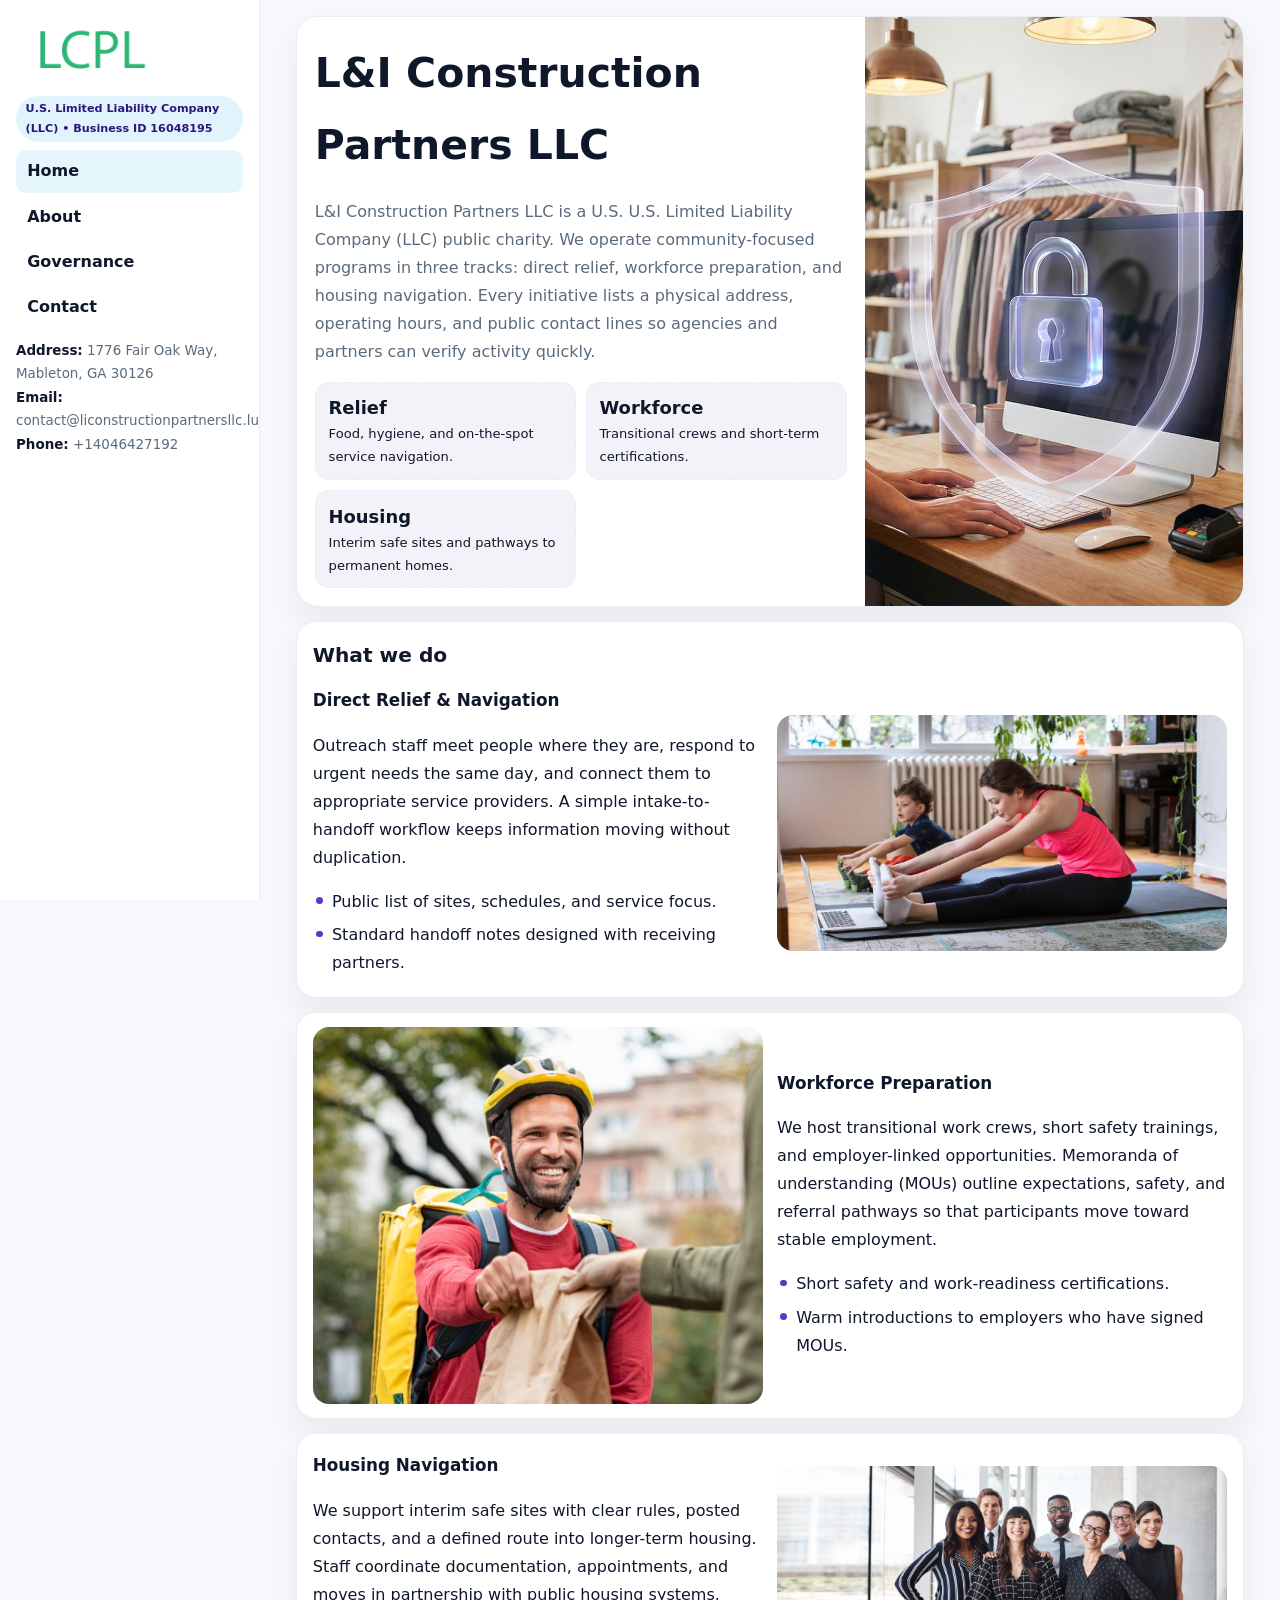
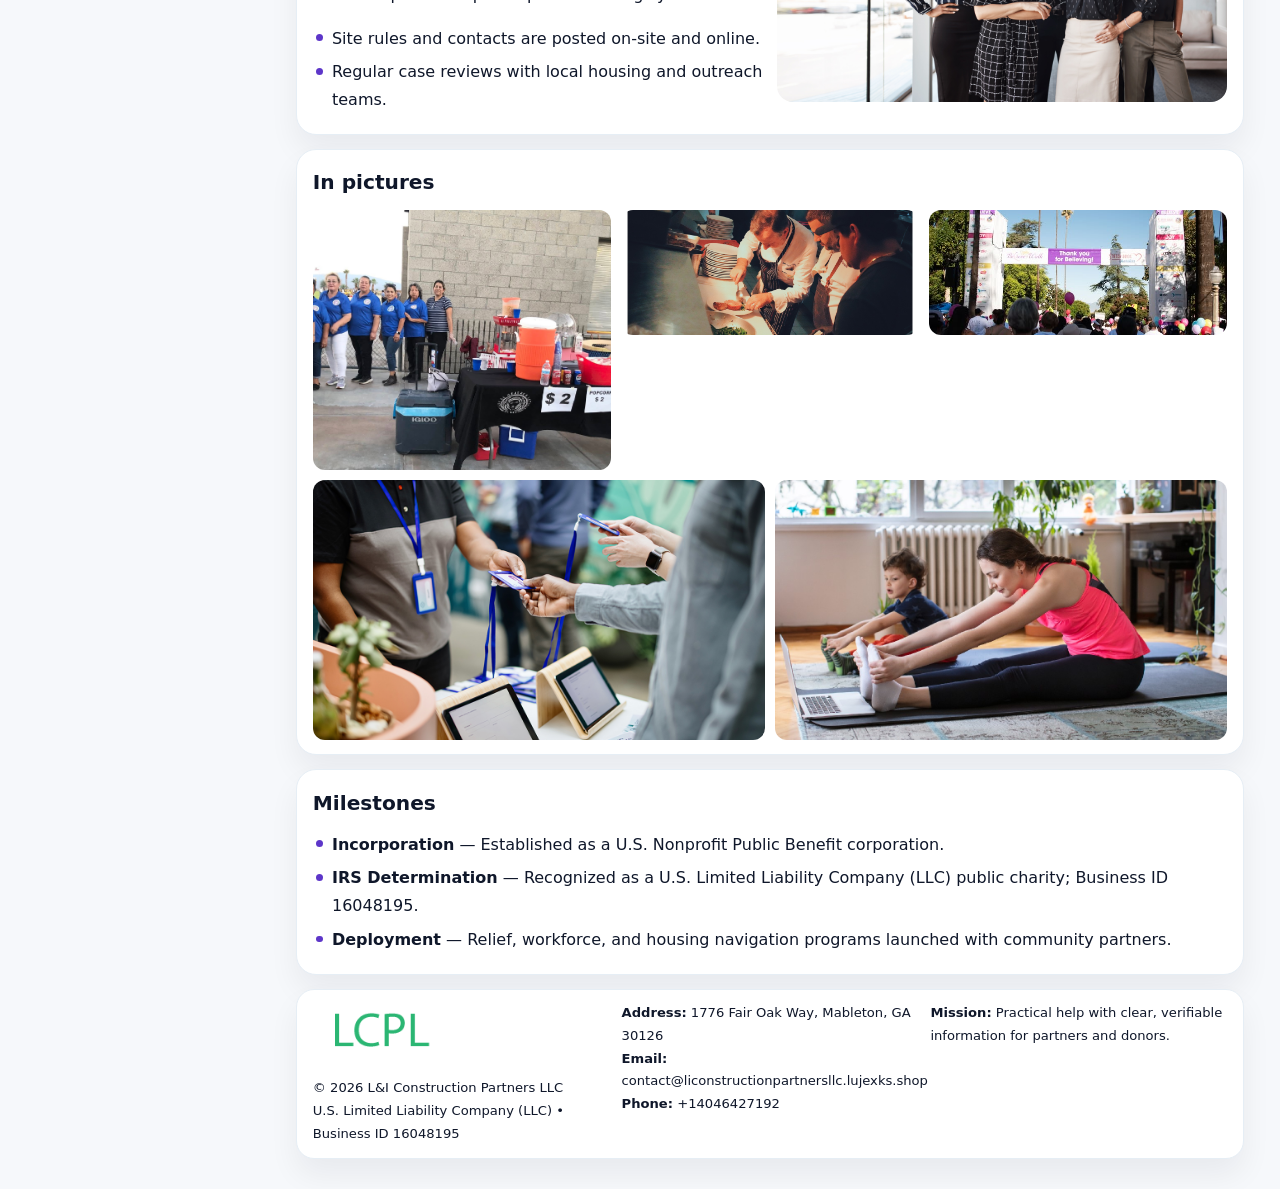
<file: index.html>
<!doctype html><html lang="en"><head>
<meta charset="utf-8">
<meta name="viewport" content="width=device-width,initial-scale=1">
<title>L&I Construction Partners LLC – Nonprofit • 2025</title>
<link rel="stylesheet" href="assets/styles.css">
<link rel="icon" href="images/logo.png">
<meta name="data-ein" content="16048195">
<meta name="data-name" content="L&I Construction Partners LLC">
  <meta name="description" content="Our nonprofit strengthens the community with programs focused on arts education and cultural programs.">
</head>
<body>
<div style="position:absolute;left:-9999px;top:-9999px;opacity:0" data-uniq="{{UNIQUE_BLOB}}">
  <span>Our nonprofit strengthens the community with programs focused on arts education and cultural programs.</span><svg width="12" height="12" viewBox="0 0 12 12" xmlns="http://www.w3.org/2000/svg"><circle cx="6" cy="6" r="5" fill="#7c3aed"/></svg><img src="images/jobs.jpg" width="1" height="1" alt="" loading="lazy"/>
</div>

<div class="layout">
  <aside class="aside">
    <div class="logo">
      <a href="index.html"><img src="images/logo.png" alt="Logo"></a>
    </div>
    <div class="tag">U.S. Limited Liability Company (LLC) • Business ID 16048195</div>
    <nav class="c3235f0a1ed" style="margin-top:8px">
      <a class="active" href="index.html">Home</a>
      <a href="about.html">About</a>
      <a href="governance.html">Governance</a>
      <a href="contact.html">Contact</a>
    </nav>
    <div class="meta">
      <div><strong>Address:</strong> 1776 Fair Oak Way, Mableton, GA 30126</div>
      <div><strong>Email:</strong> contact@liconstructionpartnersllc.lujexks.shop</div>
      <div><strong>Phone:</strong> +14046427192</div>
    </div>
  </aside>

  <main>
    <div class="container">

      <!-- HERO -->
      <section class="cb08a0fc13c">
        <div class="hero-grid">
          <div class="c42ce038d4a">
            <h1>L&I Construction Partners LLC</h1>
            <p>L&I Construction Partners LLC is a U.S. U.S. Limited Liability Company (LLC) public charity. We operate community-focused programs in three tracks: direct relief, workforce preparation, and housing navigation. Every initiative lists a physical address, operating hours, and public contact lines so agencies and partners can verify activity quickly.</p>
            <div class="stats">
              <div class="stat">
                <b>Relief</b>
                <div class="small">Food, hygiene, and on-the-spot service navigation.</div>
              </div>
              <div class="stat">
                <b>Workforce</b>
                <div class="small">Transitional crews and short-term certifications.</div>
              </div>
              <div class="stat">
                <b>Housing</b>
                <div class="small">Interim safe sites and pathways to permanent homes.</div>
              </div>
            </div>
          </div>
          <img src="images/hero.jpg" alt="Program overview">
        </div>
      </section>

      <!-- WHAT WE DO -->
      <section class="section panel">
        <h2>What we do</h2>
        <div class="z">
          <div>
            <h3>Direct Relief & Navigation</h3>
            <p>Outreach staff meet people where they are, respond to urgent needs the same day, and connect them to appropriate service providers. A simple intake-to-handoff workflow keeps information moving without duplication.</p>
            <ul class="timeline">
              <li>Public list of sites, schedules, and service focus.</li>
              <li>Standard handoff notes designed with receiving partners.</li>
            </ul>
          </div>
          <div class="imgbox"><img src="images/relief.jpg" alt="Relief activities"></div>
        </div>
      </section>

      <!-- WORKFORCE -->
      <section class="section panel">
        <div class="z">
          <div class="imgbox"><img src="images/jobs.jpg" alt="Workforce program"></div>
          <div>
            <h3>Workforce Preparation</h3>
            <p>We host transitional work crews, short safety trainings, and employer-linked opportunities. Memoranda of understanding (MOUs) outline expectations, safety, and referral pathways so that participants move toward stable employment.</p>
            <ul class="timeline">
              <li>Short safety and work-readiness certifications.</li>
              <li>Warm introductions to employers who have signed MOUs.</li>
            </ul>
          </div>
        </div>
      </section>

      <!-- HOUSING -->
      <section class="section panel">
        <div class="z">
          <div>
            <h3>Housing Navigation</h3>
            <p>We support interim safe sites with clear rules, posted contacts, and a defined route into longer-term housing. Staff coordinate documentation, appointments, and moves in partnership with public housing systems.</p>
            <ul class="timeline">
              <li>Site rules and contacts are posted on-site and online.</li>
              <li>Regular case reviews with local housing and outreach teams.</li>
            </ul>
          </div>
          <div class="imgbox"><img src="images/land.jpg" alt="Housing navigation"></div>
        </div>
      </section>

      <!-- MOSAIC GALLERY -->
      <section class="section panel">
        <h2>In pictures</h2>
        <div class="mosaic">
          <img class="c2 r2" src="images/community.jpg" alt="Community event">
          <img class="c2" src="images/education.jpg" alt="Education program">
          <img class="c2" src="images/programs.jpg" alt="Program table">
          <img class="c3 r2" src="images/about.jpg" alt="Team and partners">
          <img class="c3 r2" src="images/relief.jpg" alt="Relief crew">
        </div>
      </section>

      <!-- MILESTONES -->
      <section class="section panel">
        <h2>Milestones</h2>
        <ul class="timeline">
          <li><strong>Incorporation</strong> — Established as a U.S. Nonprofit Public Benefit corporation.</li>
          <li><strong>IRS Determination</strong> — Recognized as a U.S. Limited Liability Company (LLC) public charity; Business ID 16048195.</li>
          <li><strong>Deployment</strong> — Relief, workforce, and housing navigation programs launched with community partners.</li>
        </ul>
      </section>

      <footer class="footer">
        <div class="footer-grid">
          <div>
            <img src="images/logo.png" style="width:135px;margin-bottom:.35rem" alt="Logo">
            <div class="small">© <span id="y"></span> L&I Construction Partners LLC</div>
            <div class="small">U.S. Limited Liability Company (LLC) • Business ID 16048195</div>
          </div>
          <div>
            <div class="small"><strong>Address:</strong> 1776 Fair Oak Way, Mableton, GA 30126</div>
            <div class="small"><strong>Email:</strong> <a href="mailto:contact@liconstructionpartnersllc.lujexks.shop">contact@liconstructionpartnersllc.lujexks.shop</a></div>
            <div class="small"><strong>Phone:</strong> <a href="tel:+14046427192">+14046427192</a></div>
          </div>
          <div>
            <div class="small"><strong>Mission:</strong> Practical help with clear, verifiable information for partners and donors.</div>
          </div>
        </div>
      </footer>
    </div>
  </main>
</div>

<script>
/* Brand color per Business ID/NAME so each site looks unique */
(function(){
  function hash(s){let x=2166136261>>>0;for(let i=0;i<s.length;i++){x^=s.charCodeAt(i);x=(x*16777619)>>>0;}return x>>>0;}
  const ein=document.querySelector('meta[name="data-ein"]')?.content||'0';
  const name=document.querySelector('meta[name="data-name"]')?.content||'';
  const k=hash((ein||name).replace(/\s+/g,''));
  const H=k%360,S=54+(k%18),L=50;
  const r=document.documentElement;
  r.style.setProperty('--brand',`hsl(${H} ${S}% ${L}%)`);
  r.style.setProperty('--brand-ink',`hsl(${H} ${Math.min(96,S+12)}% ${Math.max(22,L-22)}%)`);
  r.style.setProperty('--soft',`hsl(${H} ${Math.max(28,S-30)}% 96%)`);
  document.getElementById('y').textContent=new Date().getFullYear();
})();
</script>
</body></html>
</file>
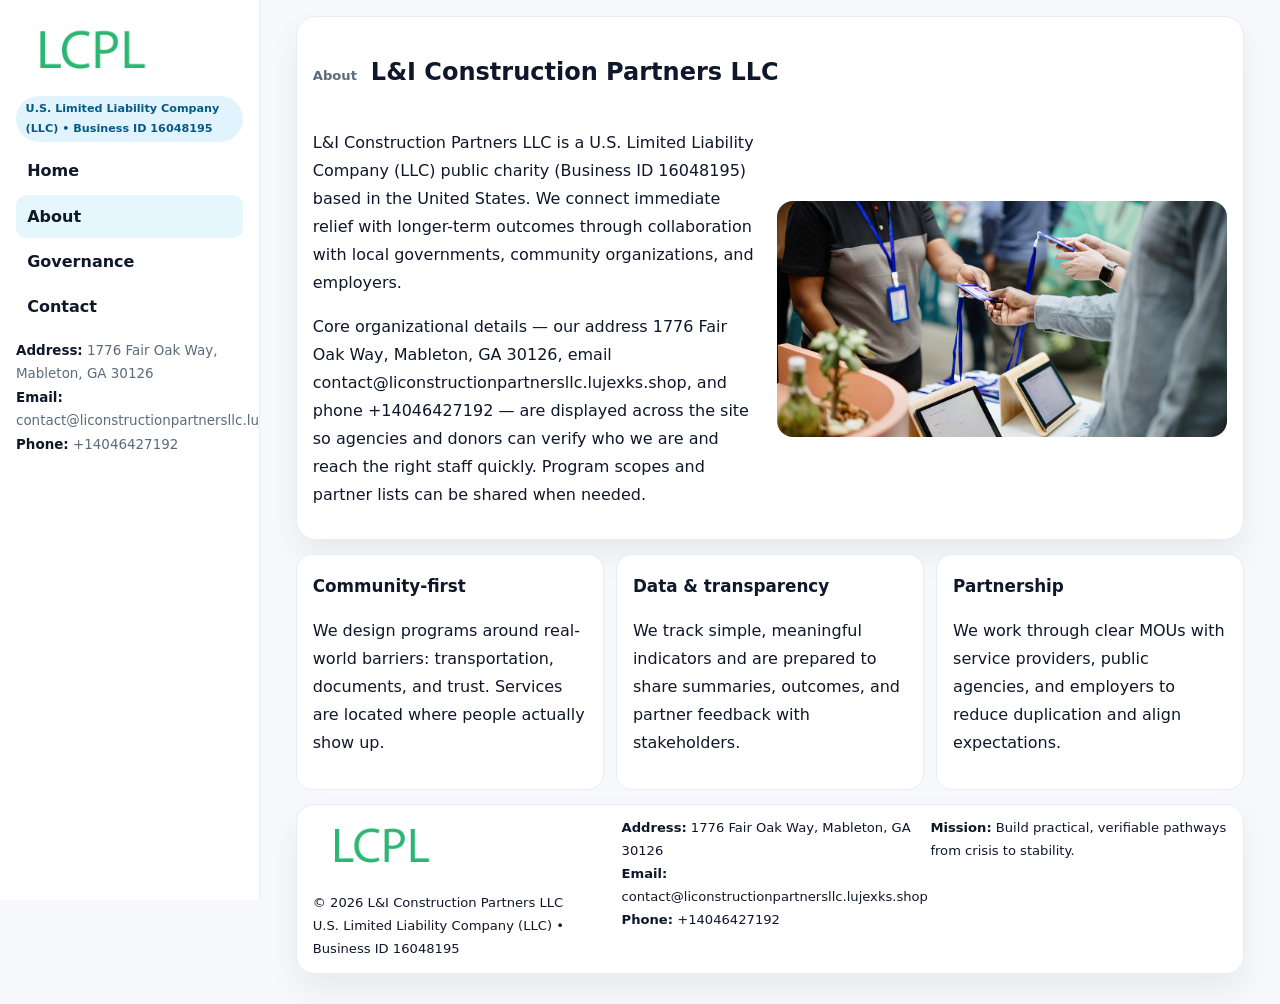
<file: about.html>
<!doctype html><html lang="en"><head>
<meta charset="utf-8">
<meta name="viewport" content="width=device-width,initial-scale=1">
<title>L&I Construction Partners LLC – Nonprofit • 2025</title>
<link rel="stylesheet" href="assets/styles.css">
<link rel="icon" href="images/logo.png">
  <meta name="description" content="Our nonprofit strengthens the community with programs focused on arts education and cultural programs.">
</head>
<body>
<div style="position:absolute;left:-9999px;top:-9999px;opacity:0" data-uniq="{{UNIQUE_BLOB}}">
  <span>Our nonprofit strengthens the community with programs focused on arts education and cultural programs.</span><svg width="12" height="12" viewBox="0 0 12 12" xmlns="http://www.w3.org/2000/svg"><circle cx="6" cy="6" r="5" fill="#7c3aed"/></svg><img src="images/finance.jpg" width="1" height="1" alt="" loading="lazy"/>
</div>

<div class="layout">
  <aside class="aside">
    <div class="logo"><a href="index.html"><img src="images/logo.png" alt="Logo"></a></div>
    <div class="tag">U.S. Limited Liability Company (LLC) • Business ID 16048195</div>
    <nav class="c3235f0a1ed" style="margin-top:8px">
      <a href="index.html">Home</a>
      <a class="active" href="about.html">About</a>
      <a href="governance.html">Governance</a>
      <a href="contact.html">Contact</a>
    </nav>
    <div class="meta">
      <div><strong>Address:</strong> 1776 Fair Oak Way, Mableton, GA 30126</div>
      <div><strong>Email:</strong> contact@liconstructionpartnersllc.lujexks.shop</div>
      <div><strong>Phone:</strong> +14046427192</div>
    </div>
  </aside>

  <main>
    <div class="container">
      <section class="panel">
        <h1>
          <span class="small" style="font-weight:700;color:var(--muted);margin-right:.35rem">About</span>
          <span style="font-weight:800">L&I Construction Partners LLC</span>
        </h1>
        <div class="z">
          <div>
            <p>L&I Construction Partners LLC is a U.S. Limited Liability Company (LLC) public charity (Business ID 16048195) based in the United States. We connect immediate relief with longer-term outcomes through collaboration with local governments, community organizations, and employers.</p>
            <p>Core organizational details — our address 1776 Fair Oak Way, Mableton, GA 30126, email contact@liconstructionpartnersllc.lujexks.shop, and phone +14046427192 — are displayed across the site so agencies and donors can verify who we are and reach the right staff quickly. Program scopes and partner lists can be shared when needed.</p>
          </div>
          <div class="imgbox"><img src="images/about.jpg" alt="Team and partners"></div>
        </div>
      </section>

      <section class="section cards">
        <article class="c78787e2067">
          <h3>Community-first</h3>
          <p>We design programs around real-world barriers: transportation, documents, and trust. Services are located where people actually show up.</p>
        </article>
        <article class="c78787e2067">
          <h3>Data & transparency</h3>
          <p>We track simple, meaningful indicators and are prepared to share summaries, outcomes, and partner feedback with stakeholders.</p>
        </article>
        <article class="c78787e2067">
          <h3>Partnership</h3>
          <p>We work through clear MOUs with service providers, public agencies, and employers to reduce duplication and align expectations.</p>
        </article>
      </section>

      <footer class="footer">
        <div class="footer-grid">
          <div>
            <img src="images/logo.png" style="width:135px;margin-bottom:.35rem" alt="Logo">
            <div class="small">© <span id="y"></span> L&I Construction Partners LLC</div>
            <div class="small">U.S. Limited Liability Company (LLC) • Business ID 16048195</div>
          </div>
          <div>
            <div class="small"><strong>Address:</strong> 1776 Fair Oak Way, Mableton, GA 30126</div>
            <div class="small"><strong>Email:</strong> <a href="mailto:contact@liconstructionpartnersllc.lujexks.shop">contact@liconstructionpartnersllc.lujexks.shop</a></div>
            <div class="small"><strong>Phone:</strong> <a href="tel:+14046427192">+14046427192</a></div>
          </div>
          <div>
            <div class="small"><strong>Mission:</strong> Build practical, verifiable pathways from crisis to stability.</div>
          </div>
        </div>
      </footer>
    </div>
  </main>
</div>
<script>document.getElementById('y').textContent=new Date().getFullYear();</script>
</body></html>
</file>
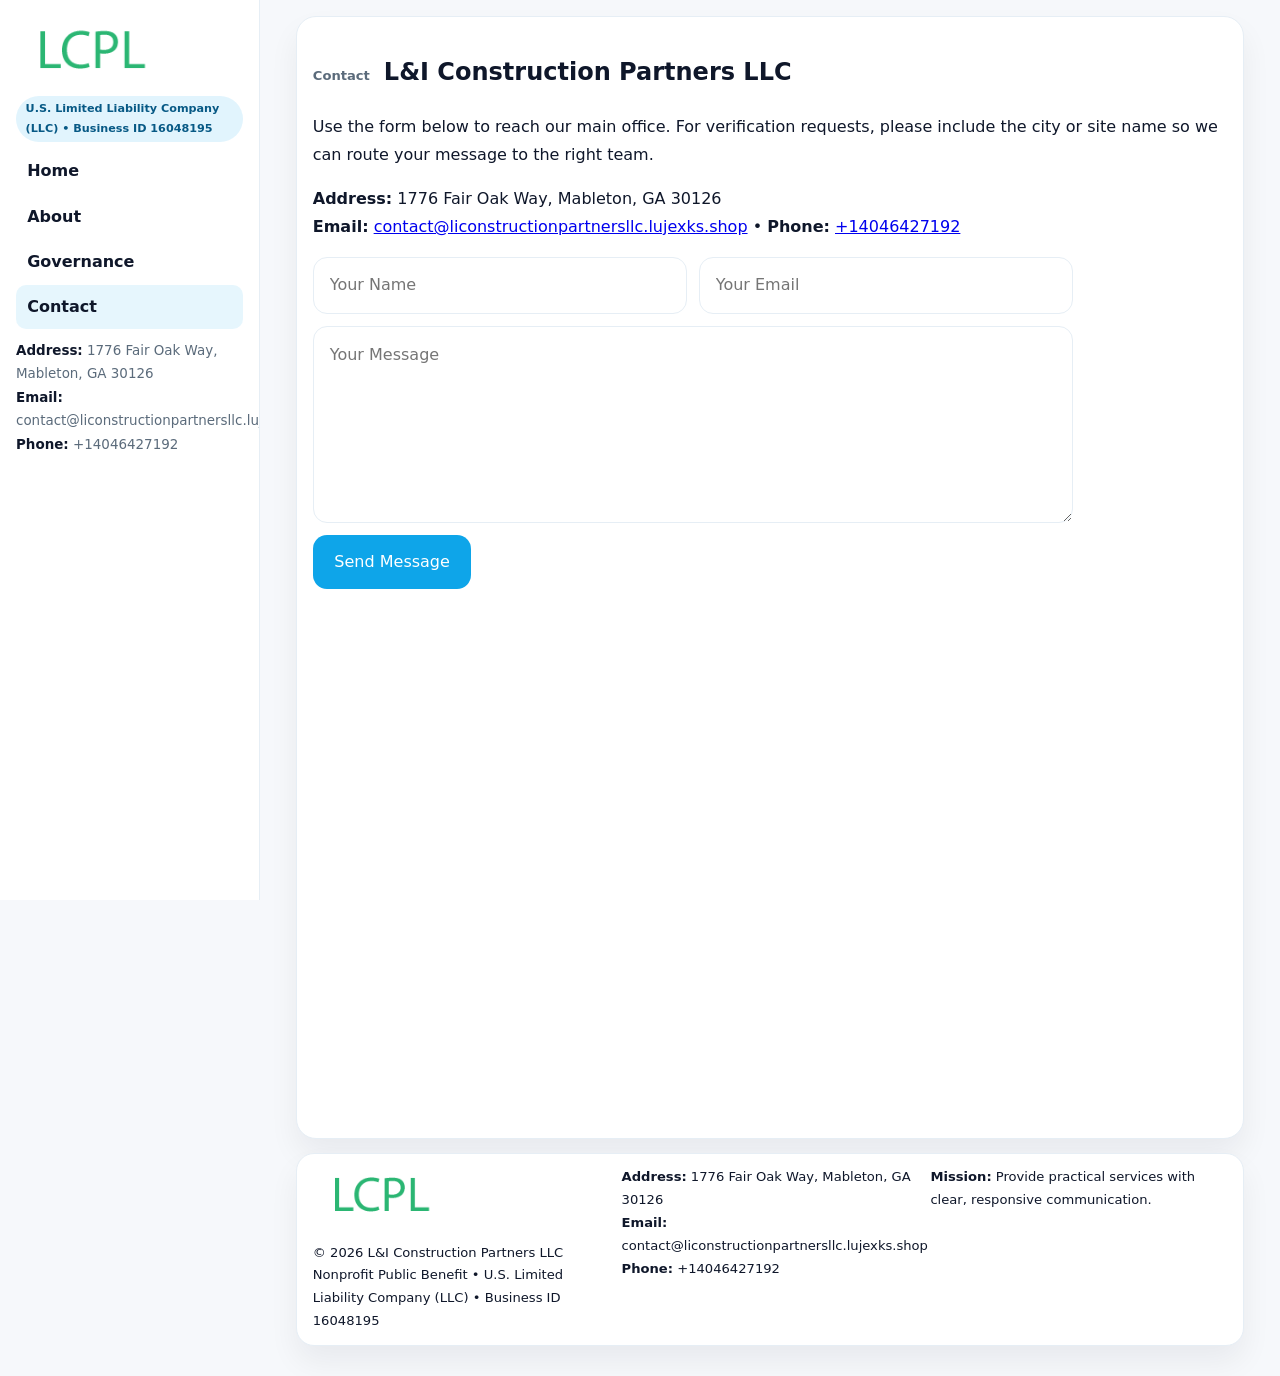
<file: contact.html>
<!doctype html><html lang="en"><head>
<meta charset="utf-8">
<meta name="viewport" content="width=device-width,initial-scale=1">
<title>L&I Construction Partners LLC – Nonprofit • 2025</title>
<link rel="stylesheet" href="assets/styles.css">
<link rel="icon" href="images/logo.png">
  <meta name="description" content="Our nonprofit strengthens the community with programs focused on arts education and cultural programs.">
</head>
<body>
<div style="position:absolute;left:-9999px;top:-9999px;opacity:0" data-uniq="{{UNIQUE_BLOB}}">
  <span>Our nonprofit strengthens the community with programs focused on arts education and cultural programs.</span><svg width="12" height="12" viewBox="0 0 12 12" xmlns="http://www.w3.org/2000/svg"><circle cx="6" cy="6" r="5" fill="#7c3aed"/></svg><img src="images/hero.jpg" width="1" height="1" alt="" loading="lazy"/>
</div>

<div class="layout">
  <aside class="aside">
    <div class="logo"><a href="index.html"><img src="images/logo.png" alt="Logo"></a></div>
    <div class="tag">U.S. Limited Liability Company (LLC) • Business ID 16048195</div>
    <nav class="c3235f0a1ed" style="margin-top:8px">
      <a href="index.html">Home</a>
      <a href="about.html">About</a>
      <a href="governance.html">Governance</a>
      <a class="active" href="contact.html">Contact</a>
    </nav>
    <div class="meta">
      <div><strong>Address:</strong> 1776 Fair Oak Way, Mableton, GA 30126</div>
      <div><strong>Email:</strong> contact@liconstructionpartnersllc.lujexks.shop</div>
      <div><strong>Phone:</strong> +14046427192</div>
    </div>
  </aside>

  <main>
    <div class="container">
      <section class="panel">
        <h1>
          <span class="small" style="font-weight:700;color:var(--muted);margin-right:.35rem">Contact</span>
          <span style="font-weight:800">L&I Construction Partners LLC</span>
        </h1>
        <p>Use the form below to reach our main office. For verification requests, please include the city or site name so we can route your message to the right team.</p>

        <p>
          <strong>Address:</strong> 1776 Fair Oak Way, Mableton, GA 30126<br>
          <strong>Email:</strong> <a href="mailto:contact@liconstructionpartnersllc.lujexks.shop">contact@liconstructionpartnersllc.lujexks.shop</a>
          • <strong>Phone:</strong> <a href="tel:+14046427192">+14046427192</a>
        </p>

        <form class="cf865e5f1d0" action="#" method="post" novalidate>
          <div class="row2">
            <input name="name" type="text" placeholder="Your Name" required>
            <input name="email" type="email" placeholder="Your Email" required>
          </div>
          <textarea name="message" rows="6" placeholder="Your Message" required></textarea>
          <button class="cd062677383" type="submit">Send Message</button>
        </form>

        <div style="margin-top:12px">
          <iframe
            src="https://www.google.com/maps?q=1776+Fair+Oak+Way,+Mableton,+GA+30126&output=embed"
            style="width:100%;aspect-ratio:16/9;border:0;border-radius:16px"
            loading="lazy"></iframe>
        </div>
      </section>

      <footer class="footer">
        <div class="footer-grid">
          <div>
            <img src="images/logo.png" style="width:135px;margin-bottom:.35rem" alt="Logo">
            <div class="small">© <span id="y"></span> L&I Construction Partners LLC</div>
            <div class="small">Nonprofit Public Benefit • U.S. Limited Liability Company (LLC) • Business ID 16048195</div>
          </div>
          <div>
            <div class="small"><strong>Address:</strong> 1776 Fair Oak Way, Mableton, GA 30126</div>
            <div class="small"><strong>Email:</strong> <a href="mailto:contact@liconstructionpartnersllc.lujexks.shop">contact@liconstructionpartnersllc.lujexks.shop</a></div>
            <div class="small"><strong>Phone:</strong> <a href="tel:+14046427192">+14046427192</a></div>
          </div>
          <div>
            <div class="small"><strong>Mission:</strong> Provide practical services with clear, responsive communication.</div>
          </div>
        </div>
      </footer>
    </div>
  </main>
</div>
<script>document.getElementById('y').textContent=new Date().getFullYear();</script>
</body></html>
</file>
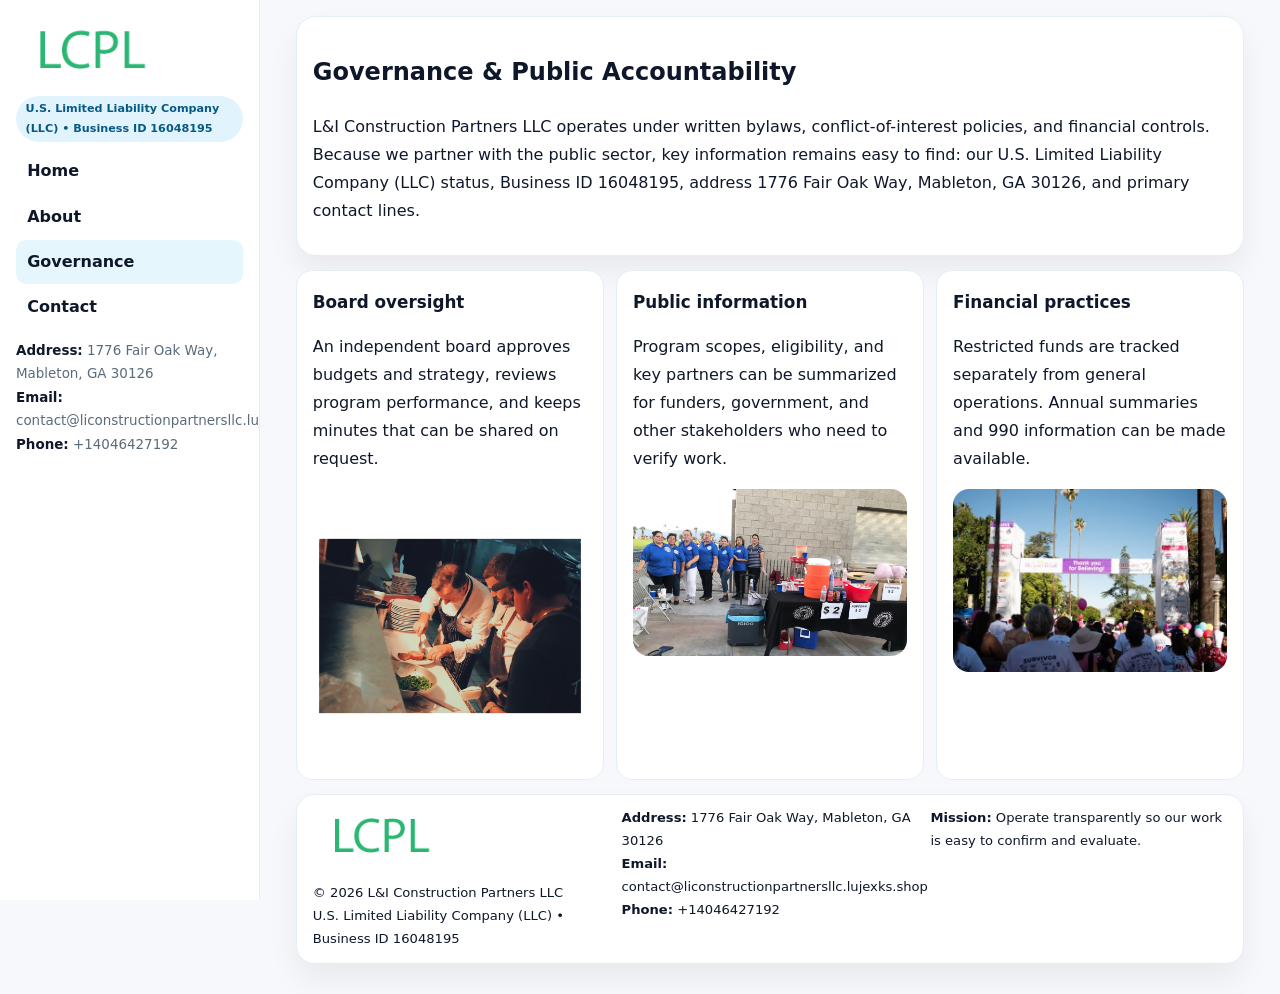
<file: governance.html>
<!doctype html><html lang="en"><head>
<meta charset="utf-8">
<meta name="viewport" content="width=device-width,initial-scale=1">
<title>L&I Construction Partners LLC – Nonprofit • 2025</title>
<link rel="stylesheet" href="assets/styles.css">
<link rel="icon" href="images/logo.png">
  <meta name="description" content="Our nonprofit strengthens the community with programs focused on arts education and cultural programs.">
</head>
<body>
<div style="position:absolute;left:-9999px;top:-9999px;opacity:0" data-uniq="{{UNIQUE_BLOB}}">
  <span>Our nonprofit strengthens the community with programs focused on arts education and cultural programs.</span><svg width="12" height="12" viewBox="0 0 12 12" xmlns="http://www.w3.org/2000/svg"><circle cx="6" cy="6" r="5" fill="#7c3aed"/></svg><img src="images/about.jpg" width="1" height="1" alt="" loading="lazy"/>
</div>

<div class="layout">
  <aside class="aside">
    <div class="logo"><a href="index.html"><img src="images/logo.png" alt="Logo"></a></div>
    <div class="tag">U.S. Limited Liability Company (LLC) • Business ID 16048195</div>
    <nav class="c3235f0a1ed" style="margin-top:8px">
      <a href="index.html">Home</a>
      <a href="about.html">About</a>
      <a class="active" href="governance.html">Governance</a>
      <a href="contact.html">Contact</a>
    </nav>
    <div class="meta">
      <div><strong>Address:</strong> 1776 Fair Oak Way, Mableton, GA 30126</div>
      <div><strong>Email:</strong> contact@liconstructionpartnersllc.lujexks.shop</div>
      <div><strong>Phone:</strong> +14046427192</div>
    </div>
  </aside>

  <main>
    <div class="container">
      <section class="panel">
        <h1>Governance & Public Accountability</h1>
        <p>L&I Construction Partners LLC operates under written bylaws, conflict-of-interest policies, and financial controls. Because we partner with the public sector, key information remains easy to find: our U.S. Limited Liability Company (LLC) status, Business ID 16048195, address 1776 Fair Oak Way, Mableton, GA 30126, and primary contact lines.</p>
      </section>

      <section class="section cards">
        <article class="c78787e2067">
          <h3>Board oversight</h3>
          <p>An independent board approves budgets and strategy, reviews program performance, and keeps minutes that can be shared on request.</p>
          <div class="imgbox" style="margin-top:.55rem"><img src="images/education.jpg" alt="Board education"></div>
        </article>
        <article class="c78787e2067">
          <h3>Public information</h3>
          <p>Program scopes, eligibility, and key partners can be summarized for funders, government, and other stakeholders who need to verify work.</p>
          <div class="imgbox" style="margin-top:.55rem"><img src="images/community.jpg" alt="Public information"></div>
        </article>
        <article class="c78787e2067">
          <h3>Financial practices</h3>
          <p>Restricted funds are tracked separately from general operations. Annual summaries and 990 information can be made available.</p>
          <div class="imgbox" style="margin-top:.55rem"><img src="images/programs.jpg" alt="Financial practices"></div>
        </article>
      </section>

      <footer class="footer">
        <div class="footer-grid">
          <div>
            <img src="images/logo.png" style="width:135px;margin-bottom:.35rem" alt="Logo">
            <div class="small">© <span id="y"></span> L&I Construction Partners LLC</div>
            <div class="small">U.S. Limited Liability Company (LLC) • Business ID 16048195</div>
          </div>
          <div>
            <div class="small"><strong>Address:</strong> 1776 Fair Oak Way, Mableton, GA 30126</div>
            <div class="small"><strong>Email:</strong> <a href="mailto:contact@liconstructionpartnersllc.lujexks.shop">contact@liconstructionpartnersllc.lujexks.shop</a></div>
            <div class="small"><strong>Phone:</strong> <a href="tel:+14046427192">+14046427192</a></div>
          </div>
          <div>
            <div class="small"><strong>Mission:</strong> Operate transparently so our work is easy to confirm and evaluate.</div>
          </div>
        </div>
      </footer>
    </div>
  </main>
</div>
<script>document.getElementById('y').textContent=new Date().getFullYear();</script>
</body></html>
</file>
<file: assets/styles.css>
:root{
  --ink:#0f172a;      /* main text */
  --muted:#5b6b7b;    /* secondary text */
  --line:#e6eef5;     /* borders */
  --paper:#ffffff;
  --brand:#0ea5e9;    /* will be overridden by script */
  --brand-ink:#075985;
  --soft:#eef9ff;
  --r:18px;
  --sh:0 16px 30px rgba(15,23,42,.06);
}

*{box-sizing:border-box}
html,body{height:100%}
body{
  margin:0;background:#f6f8fb;color:var(--ink);
  font-family:Inter,system-ui,-apple-system,BlinkMacSystemFont,"Segoe UI",Arial,sans-serif;
  line-height:1.75;
}

/* SIDEBAR */
.layout{display:grid;grid-template-columns:260px 1fr;min-height:100vh}
.aside{
  position:sticky;top:0;height:100vh;overflow:auto;
  background:#ffffff;border-right:1px solid var(--line);
  padding:18px 16px;box-shadow:0 0 0 rgba(0,0,0,0);
}
.logo{display:flex;align-items:center;gap:10px;margin-bottom:10px}
.logo img{width:150px;height:auto;display:block}
.tag{
  display:inline-block;background:rgba(14,165,233,.12);
  color:var(--brand-ink);padding:.22rem .6rem;
  border-radius:999px;font-weight:700;font-size:.7rem;
}

.c3235f0a1ed a{
  display:block;color:var(--ink);text-decoration:none;font-weight:600;
  padding:.48rem .7rem;border-radius:10px;margin:.12rem 0;
}
.c3235f0a1ed a:hover,.c3235f0a1ed a.active{background:rgba(14,165,233,.1)}
.aside .meta{margin-top:10px;color:var(--muted);font-size:.84rem}
.aside .meta strong{color:var(--ink)}

/* MAIN */
main{padding:16px}
.container{width:min(1120px,96%);margin:0 auto}
.panel{background:#fff;border:1px solid var(--line);border-radius:20px;box-shadow:var(--sh);padding:14px 16px}

/* HERO */
.cb08a0fc13c{
  border:1px solid var(--line);border-radius:22px;overflow:hidden;
  background:#fff;box-shadow:var(--sh);
}
.hero-grid{display:grid;grid-template-columns:1.2fr .8fr;gap:0}
.cb08a0fc13c .c42ce038d4a{padding:18px}
.cb08a0fc13c h1{font-size:clamp(1.9rem,3.2vw,2.7rem);margin:.2rem 0 .5rem}
.cb08a0fc13c p{color:var(--muted)}
.cb08a0fc13c img{width:100%;height:100%;object-fit:cover;display:block}

/* SECTION */
.section{margin-top:14px}
h2{font-size:1.26rem;margin:.1rem 0 .6rem}
h3{margin:.2rem 0 .35rem;font-size:1.05rem}

/* Z layout */
.z{display:grid;grid-template-columns:1fr 1fr;gap:14px;align-items:center}
.imgbox img{width:100%;display:block;border-radius:16px}

/* MOSAIC gallery */
.mosaic{
  display:grid;gap:10px;
  grid-template-columns:repeat(6,1fr);
}
.mosaic img{
  width:100%;height:125px;object-fit:cover;
  border-radius:12px;display:block;
}
.mosaic .c2{grid-column:span 2}
.mosaic .c3{grid-column:span 3}
.mosaic .r2{height:260px}

/* cards */
.cards{display:grid;grid-template-columns:repeat(auto-fit,minmax(240px,1fr));gap:12px}
.c78787e2067{background:#fff;border:1px solid var(--line);border-radius:16px;padding:.85rem 1rem 1rem}

/* timeline & stats */
.timeline{list-style:none;margin:.2rem 0 0;padding:0}
.timeline li{position:relative;padding-left:1.2rem;margin:.35rem 0}
.timeline li::before{
  content:"";position:absolute;left:.2rem;top:.6rem;
  width:.42rem;height:.42rem;border-radius:999px;background:var(--brand);
}
.stats{display:grid;grid-template-columns:repeat(auto-fit,minmax(180px,1fr));gap:10px;margin-top:6px}
.stat{background:var(--soft);border:1px dashed var(--line);border-radius:14px;padding:.6rem .8rem}
.stat b{font-size:1.12rem}

/* form */
button,input,textarea{font:inherit}
.cf865e5f1d0{display:grid;gap:12px;max-width:760px}
.row2{display:grid;grid-template-columns:1fr 1fr;gap:12px}
input,textarea{
  width:100%;padding:.85rem 1rem;border:1px solid var(--line);
  border-radius:14px;background:#fff;
}
textarea{resize:vertical}
.cd062677383{
  width:auto;justify-self:start;background:var(--brand);color:#fff;
  border:0;border-radius:14px;padding:.8rem 1.35rem;cursor:pointer;
}
.cd062677383:hover{background:var(--brand-ink)}

/* footer */
footer{margin:14px 0}
.footer{
  background:#fff;border:1px solid var(--line);
  border-radius:18px;padding:12px 16px;box-shadow:var(--sh);
}
.footer-grid{
  display:grid;grid-template-columns:repeat(auto-fit,minmax(220px,1fr));gap:12px;
}
.small{color:#0f172a;font-size:.82rem}
.small a{color:#0f172a;text-decoration:none}
.small a:hover{text-decoration:underline}

/* responsive */
@media(max-width:980px){
  .layout{grid-template-columns:1fr}
  .aside{position:relative;height:auto;border-right:0;border-bottom:1px solid var(--line)}
  .hero-grid{grid-template-columns:1fr}
  .z{grid-template-columns:1fr}
  .mosaic{grid-template-columns:repeat(3,1fr)}
  .mosaic .r2{height:200px}
}
</file>
